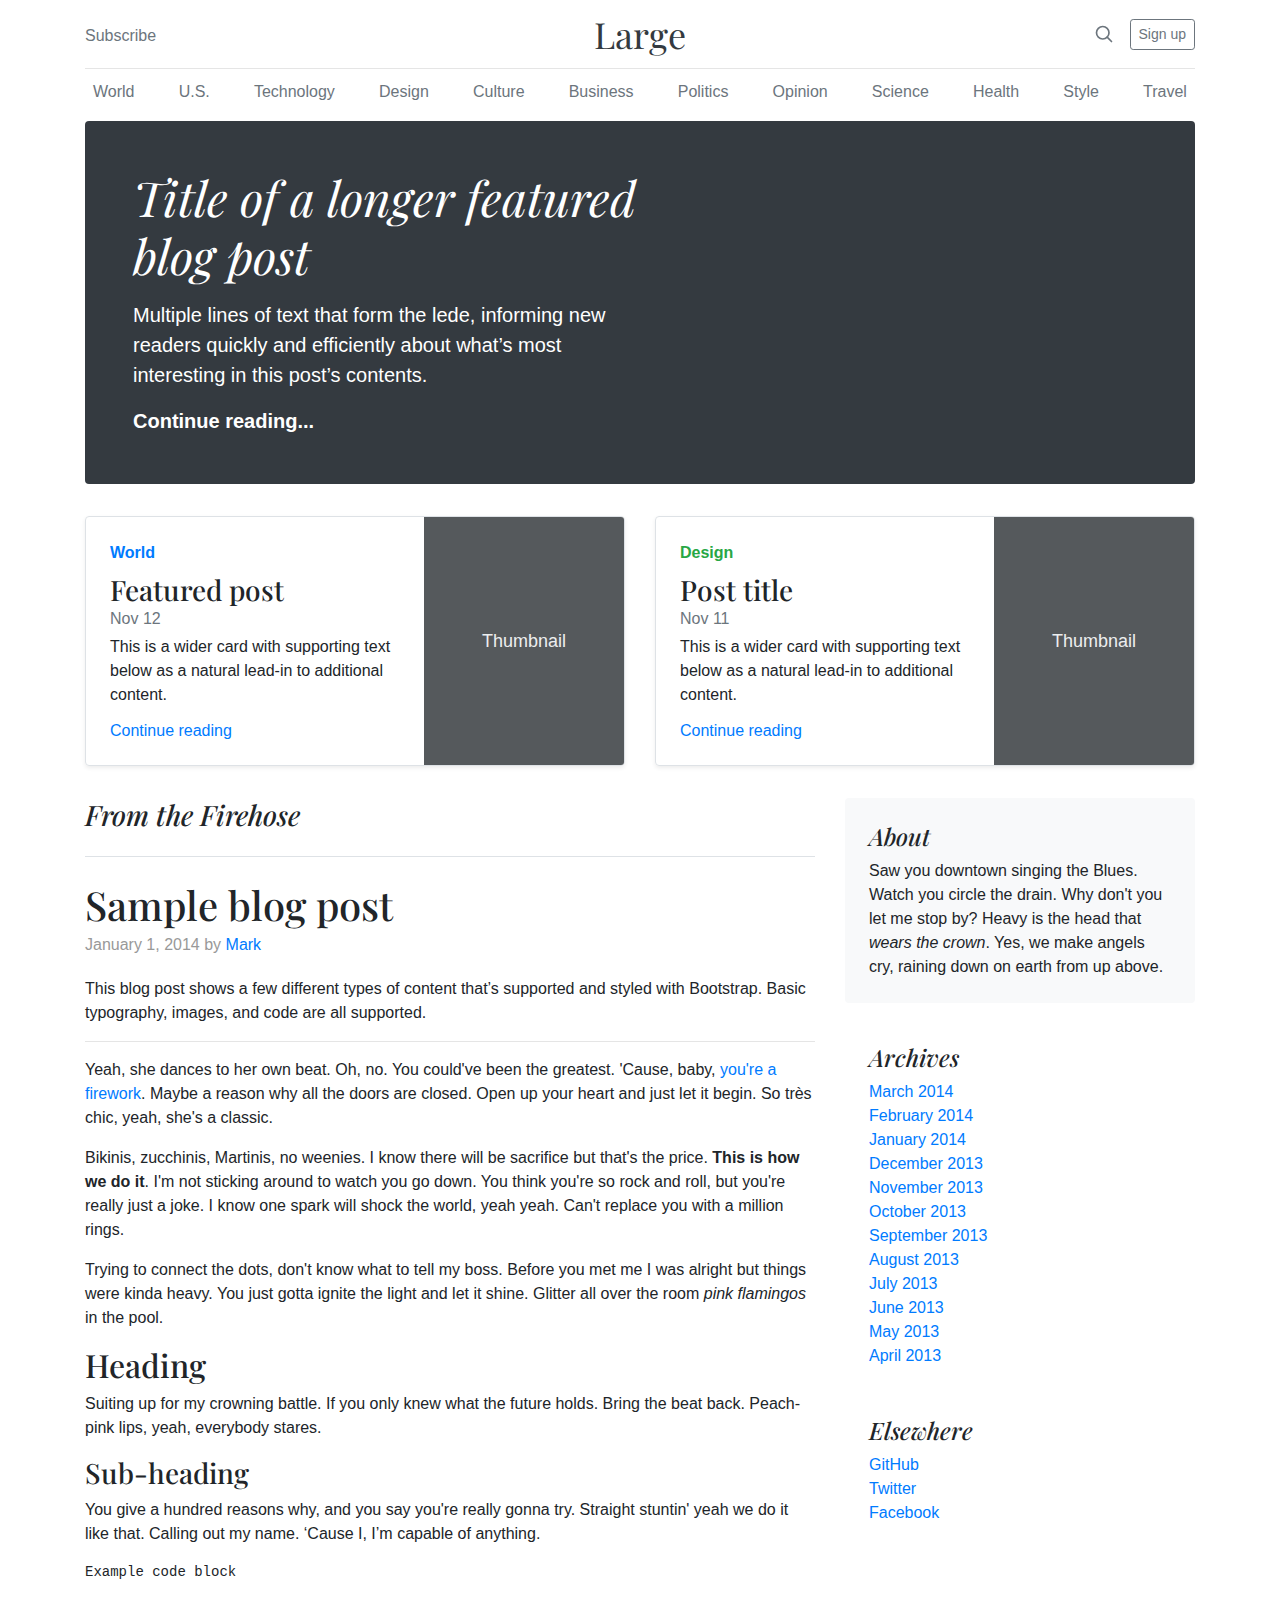
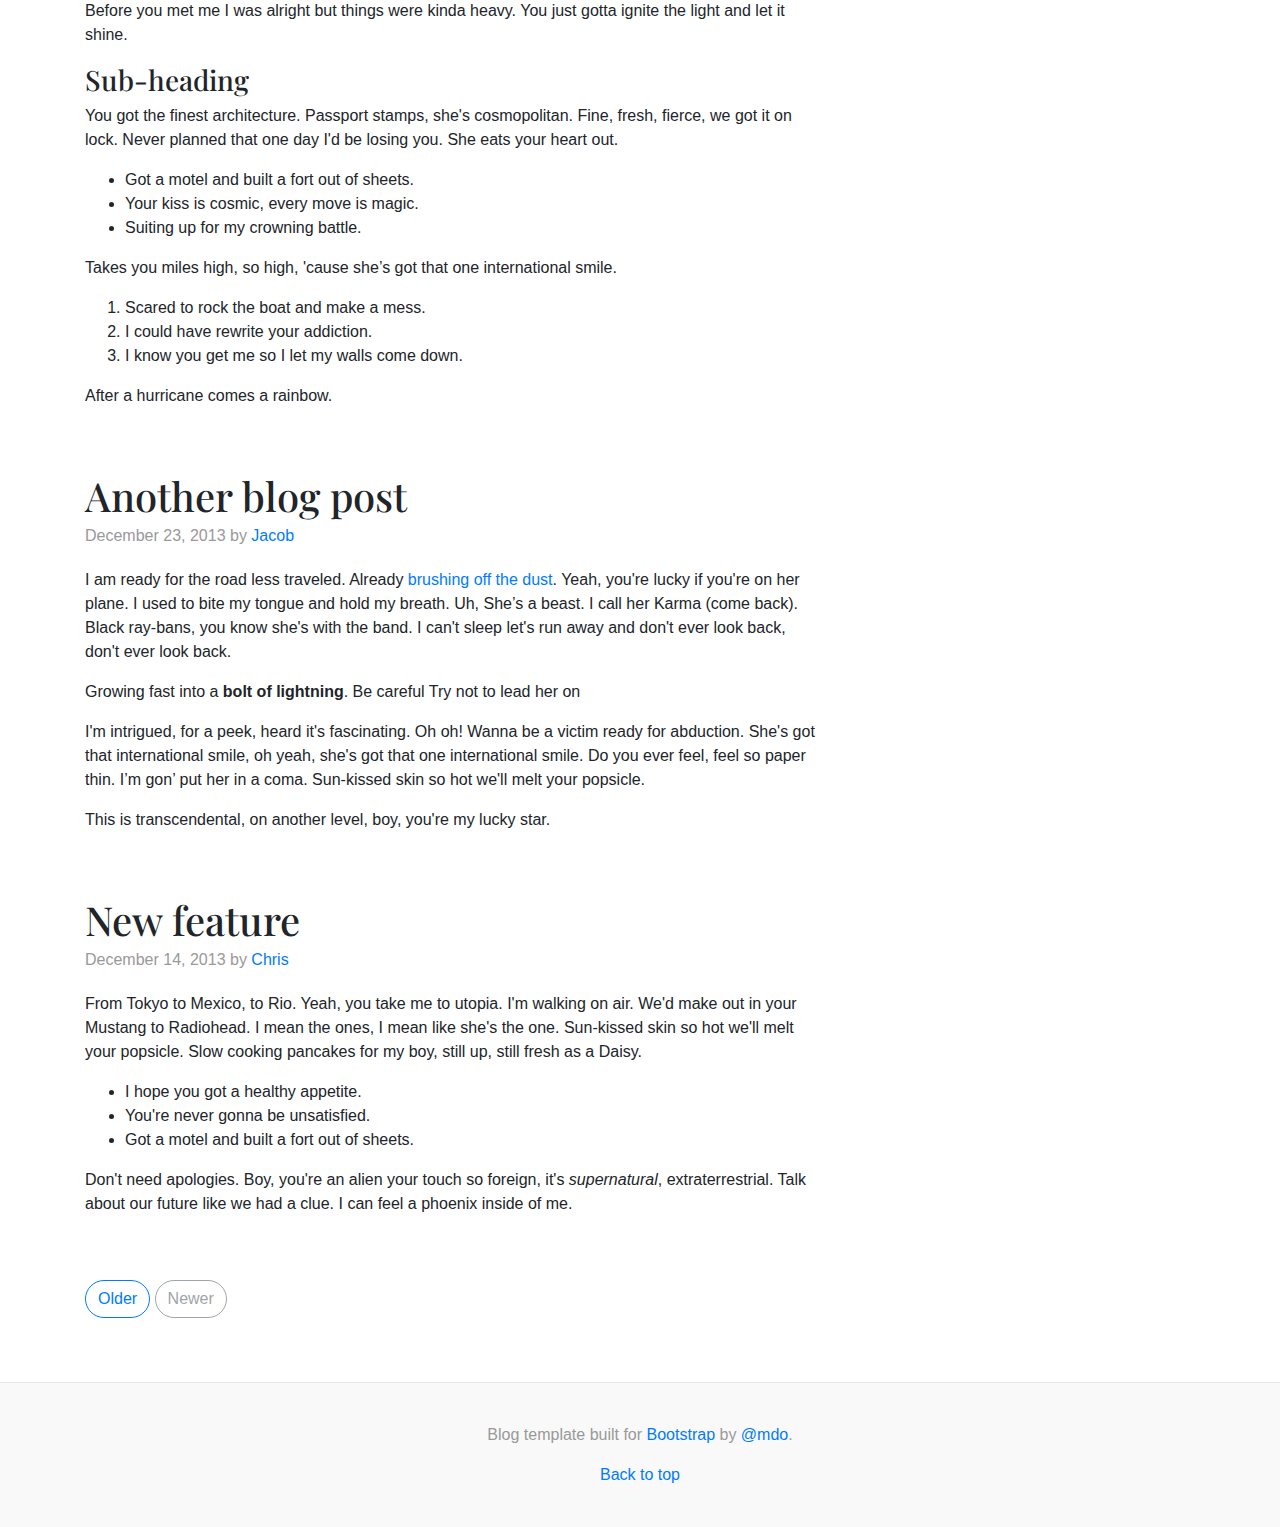
<file: bootstrap-4.6.0-examples/blog/index.html>
<!doctype html>
<html lang="en">
  <head>
    <meta charset="utf-8">
    <meta name="viewport" content="width=device-width, initial-scale=1, shrink-to-fit=no">
    <meta name="description" content="">
    <meta name="author" content="Mark Otto, Jacob Thornton, and Bootstrap contributors">
    <meta name="generator" content="Hugo 0.80.0">
    <title>Blog Template · Bootstrap v4.6</title>

    <link rel="canonical" href="https://getbootstrap.com/docs/4.6/examples/blog/">

    

    <!-- Bootstrap core CSS -->
<link href="../assets/dist/css/bootstrap.min.css" rel="stylesheet">



    <style>
      .bd-placeholder-img {
        font-size: 1.125rem;
        text-anchor: middle;
        -webkit-user-select: none;
        -moz-user-select: none;
        -ms-user-select: none;
        user-select: none;
      }

      @media (min-width: 768px) {
        .bd-placeholder-img-lg {
          font-size: 3.5rem;
        }
      }
    </style>

    
    <!-- Custom styles for this template -->
    <link href="https://fonts.googleapis.com/css?family=Playfair&#43;Display:700,900" rel="stylesheet">
    <!-- Custom styles for this template -->
    <link href="blog.css" rel="stylesheet">
  </head>
  <body>
    
<div class="container">
  <header class="blog-header py-3">
    <div class="row flex-nowrap justify-content-between align-items-center">
      <div class="col-4 pt-1">
        <a class="text-muted" href="#">Subscribe</a>
      </div>
      <div class="col-4 text-center">
        <a class="blog-header-logo text-dark" href="#">Large</a>
      </div>
      <div class="col-4 d-flex justify-content-end align-items-center">
        <a class="text-muted" href="#" aria-label="Search">
          <svg xmlns="http://www.w3.org/2000/svg" width="20" height="20" fill="none" stroke="currentColor" stroke-linecap="round" stroke-linejoin="round" stroke-width="2" class="mx-3" role="img" viewBox="0 0 24 24" focusable="false"><title>Search</title><circle cx="10.5" cy="10.5" r="7.5"/><path d="M21 21l-5.2-5.2"/></svg>
        </a>
        <a class="btn btn-sm btn-outline-secondary" href="#">Sign up</a>
      </div>
    </div>
  </header>

  <div class="nav-scroller py-1 mb-2">
    <nav class="nav d-flex justify-content-between">
      <a class="p-2 text-muted" href="#">World</a>
      <a class="p-2 text-muted" href="#">U.S.</a>
      <a class="p-2 text-muted" href="#">Technology</a>
      <a class="p-2 text-muted" href="#">Design</a>
      <a class="p-2 text-muted" href="#">Culture</a>
      <a class="p-2 text-muted" href="#">Business</a>
      <a class="p-2 text-muted" href="#">Politics</a>
      <a class="p-2 text-muted" href="#">Opinion</a>
      <a class="p-2 text-muted" href="#">Science</a>
      <a class="p-2 text-muted" href="#">Health</a>
      <a class="p-2 text-muted" href="#">Style</a>
      <a class="p-2 text-muted" href="#">Travel</a>
    </nav>
  </div>

  <div class="jumbotron p-4 p-md-5 text-white rounded bg-dark">
    <div class="col-md-6 px-0">
      <h1 class="display-4 font-italic">Title of a longer featured blog post</h1>
      <p class="lead my-3">Multiple lines of text that form the lede, informing new readers quickly and efficiently about what’s most interesting in this post’s contents.</p>
      <p class="lead mb-0"><a href="#" class="text-white font-weight-bold">Continue reading...</a></p>
    </div>
  </div>

  <div class="row mb-2">
    <div class="col-md-6">
      <div class="row no-gutters border rounded overflow-hidden flex-md-row mb-4 shadow-sm h-md-250 position-relative">
        <div class="col p-4 d-flex flex-column position-static">
          <strong class="d-inline-block mb-2 text-primary">World</strong>
          <h3 class="mb-0">Featured post</h3>
          <div class="mb-1 text-muted">Nov 12</div>
          <p class="card-text mb-auto">This is a wider card with supporting text below as a natural lead-in to additional content.</p>
          <a href="#" class="stretched-link">Continue reading</a>
        </div>
        <div class="col-auto d-none d-lg-block">
          <svg class="bd-placeholder-img" width="200" height="250" xmlns="http://www.w3.org/2000/svg" role="img" aria-label="Placeholder: Thumbnail" preserveAspectRatio="xMidYMid slice" focusable="false"><title>Placeholder</title><rect width="100%" height="100%" fill="#55595c"/><text x="50%" y="50%" fill="#eceeef" dy=".3em">Thumbnail</text></svg>

        </div>
      </div>
    </div>
    <div class="col-md-6">
      <div class="row no-gutters border rounded overflow-hidden flex-md-row mb-4 shadow-sm h-md-250 position-relative">
        <div class="col p-4 d-flex flex-column position-static">
          <strong class="d-inline-block mb-2 text-success">Design</strong>
          <h3 class="mb-0">Post title</h3>
          <div class="mb-1 text-muted">Nov 11</div>
          <p class="mb-auto">This is a wider card with supporting text below as a natural lead-in to additional content.</p>
          <a href="#" class="stretched-link">Continue reading</a>
        </div>
        <div class="col-auto d-none d-lg-block">
          <svg class="bd-placeholder-img" width="200" height="250" xmlns="http://www.w3.org/2000/svg" role="img" aria-label="Placeholder: Thumbnail" preserveAspectRatio="xMidYMid slice" focusable="false"><title>Placeholder</title><rect width="100%" height="100%" fill="#55595c"/><text x="50%" y="50%" fill="#eceeef" dy=".3em">Thumbnail</text></svg>

        </div>
      </div>
    </div>
  </div>
</div>

<main role="main" class="container">
  <div class="row">
    <div class="col-md-8 blog-main">
      <h3 class="pb-4 mb-4 font-italic border-bottom">
        From the Firehose
      </h3>

      <div class="blog-post">
        <h2 class="blog-post-title">Sample blog post</h2>
        <p class="blog-post-meta">January 1, 2014 by <a href="#">Mark</a></p>

        <p>This blog post shows a few different types of content that’s supported and styled with Bootstrap. Basic typography, images, and code are all supported.</p>
        <hr>
        <p>Yeah, she dances to her own beat. Oh, no. You could've been the greatest. 'Cause, baby, <a href="#">you're a firework</a>. Maybe a reason why all the doors are closed. Open up your heart and just let it begin. So très chic, yeah, she's a classic.</p>
        <blockquote>
          <p>Bikinis, zucchinis, Martinis, no weenies. I know there will be sacrifice but that's the price. <strong>This is how we do it</strong>. I'm not sticking around to watch you go down. You think you're so rock and roll, but you're really just a joke. I know one spark will shock the world, yeah yeah. Can't replace you with a million rings.</p>
        </blockquote>
        <p>Trying to connect the dots, don't know what to tell my boss. Before you met me I was alright but things were kinda heavy. You just gotta ignite the light and let it shine. Glitter all over the room <em>pink flamingos</em> in the pool. </p>
        <h2>Heading</h2>
        <p>Suiting up for my crowning battle. If you only knew what the future holds. Bring the beat back. Peach-pink lips, yeah, everybody stares.</p>
        <h3>Sub-heading</h3>
        <p>You give a hundred reasons why, and you say you're really gonna try. Straight stuntin' yeah we do it like that. Calling out my name. ‘Cause I, I’m capable of anything.</p>
        <pre><code>Example code block</code></pre>
        <p>Before you met me I was alright but things were kinda heavy. You just gotta ignite the light and let it shine.</p>
        <h3>Sub-heading</h3>
        <p>You got the finest architecture. Passport stamps, she's cosmopolitan. Fine, fresh, fierce, we got it on lock. Never planned that one day I'd be losing you. She eats your heart out.</p>
        <ul>
          <li>Got a motel and built a fort out of sheets.</li>
          <li>Your kiss is cosmic, every move is magic.</li>
          <li>Suiting up for my crowning battle.</li>
        </ul>
        <p>Takes you miles high, so high, 'cause she’s got that one international smile.</p>
        <ol>
          <li>Scared to rock the boat and make a mess.</li>
          <li>I could have rewrite your addiction.</li>
          <li>I know you get me so I let my walls come down.</li>
        </ol>
        <p>After a hurricane comes a rainbow.</p>
      </div><!-- /.blog-post -->

      <div class="blog-post">
        <h2 class="blog-post-title">Another blog post</h2>
        <p class="blog-post-meta">December 23, 2013 by <a href="#">Jacob</a></p>

        <p>I am ready for the road less traveled. Already <a href="#">brushing off the dust</a>. Yeah, you're lucky if you're on her plane. I used to bite my tongue and hold my breath. Uh, She’s a beast. I call her Karma (come back). Black ray-bans, you know she's with the band. I can't sleep let's run away and don't ever look back, don't ever look back.</p>
        <blockquote>
          <p>Growing fast into a <strong>bolt of lightning</strong>. Be careful Try not to lead her on</p>
        </blockquote>
        <p>I'm intrigued, for a peek, heard it's fascinating. Oh oh! Wanna be a victim ready for abduction. She's got that international smile, oh yeah, she's got that one international smile. Do you ever feel, feel so paper thin. I’m gon’ put her in a coma. Sun-kissed skin so hot we'll melt your popsicle.</p>
        <p>This is transcendental, on another level, boy, you're my lucky star.</p>
      </div><!-- /.blog-post -->

      <div class="blog-post">
        <h2 class="blog-post-title">New feature</h2>
        <p class="blog-post-meta">December 14, 2013 by <a href="#">Chris</a></p>

        <p>From Tokyo to Mexico, to Rio. Yeah, you take me to utopia. I'm walking on air. We'd make out in your Mustang to Radiohead. I mean the ones, I mean like she's the one. Sun-kissed skin so hot we'll melt your popsicle. Slow cooking pancakes for my boy, still up, still fresh as a Daisy.</p>
        <ul>
          <li>I hope you got a healthy appetite.</li>
          <li>You're never gonna be unsatisfied.</li>
          <li>Got a motel and built a fort out of sheets.</li>
        </ul>
        <p>Don't need apologies. Boy, you're an alien your touch so foreign, it's <em>supernatural</em>, extraterrestrial. Talk about our future like we had a clue. I can feel a phoenix inside of me.</p>
      </div><!-- /.blog-post -->

      <nav class="blog-pagination">
        <a class="btn btn-outline-primary" href="#">Older</a>
        <a class="btn btn-outline-secondary disabled" href="#" tabindex="-1" aria-disabled="true">Newer</a>
      </nav>

    </div><!-- /.blog-main -->

    <aside class="col-md-4 blog-sidebar">
      <div class="p-4 mb-3 bg-light rounded">
        <h4 class="font-italic">About</h4>
        <p class="mb-0">Saw you downtown singing the Blues. Watch you circle the drain. Why don't you let me stop by? Heavy is the head that <em>wears the crown</em>. Yes, we make angels cry, raining down on earth from up above.</p>
      </div>

      <div class="p-4">
        <h4 class="font-italic">Archives</h4>
        <ol class="list-unstyled mb-0">
          <li><a href="#">March 2014</a></li>
          <li><a href="#">February 2014</a></li>
          <li><a href="#">January 2014</a></li>
          <li><a href="#">December 2013</a></li>
          <li><a href="#">November 2013</a></li>
          <li><a href="#">October 2013</a></li>
          <li><a href="#">September 2013</a></li>
          <li><a href="#">August 2013</a></li>
          <li><a href="#">July 2013</a></li>
          <li><a href="#">June 2013</a></li>
          <li><a href="#">May 2013</a></li>
          <li><a href="#">April 2013</a></li>
        </ol>
      </div>

      <div class="p-4">
        <h4 class="font-italic">Elsewhere</h4>
        <ol class="list-unstyled">
          <li><a href="#">GitHub</a></li>
          <li><a href="#">Twitter</a></li>
          <li><a href="#">Facebook</a></li>
        </ol>
      </div>
    </aside><!-- /.blog-sidebar -->

  </div><!-- /.row -->

</main><!-- /.container -->

<footer class="blog-footer">
  <p>Blog template built for <a href="https://getbootstrap.com/">Bootstrap</a> by <a href="https://twitter.com/mdo">@mdo</a>.</p>
  <p>
    <a href="#">Back to top</a>
  </p>
</footer>


    
  </body>
</html>
</file>
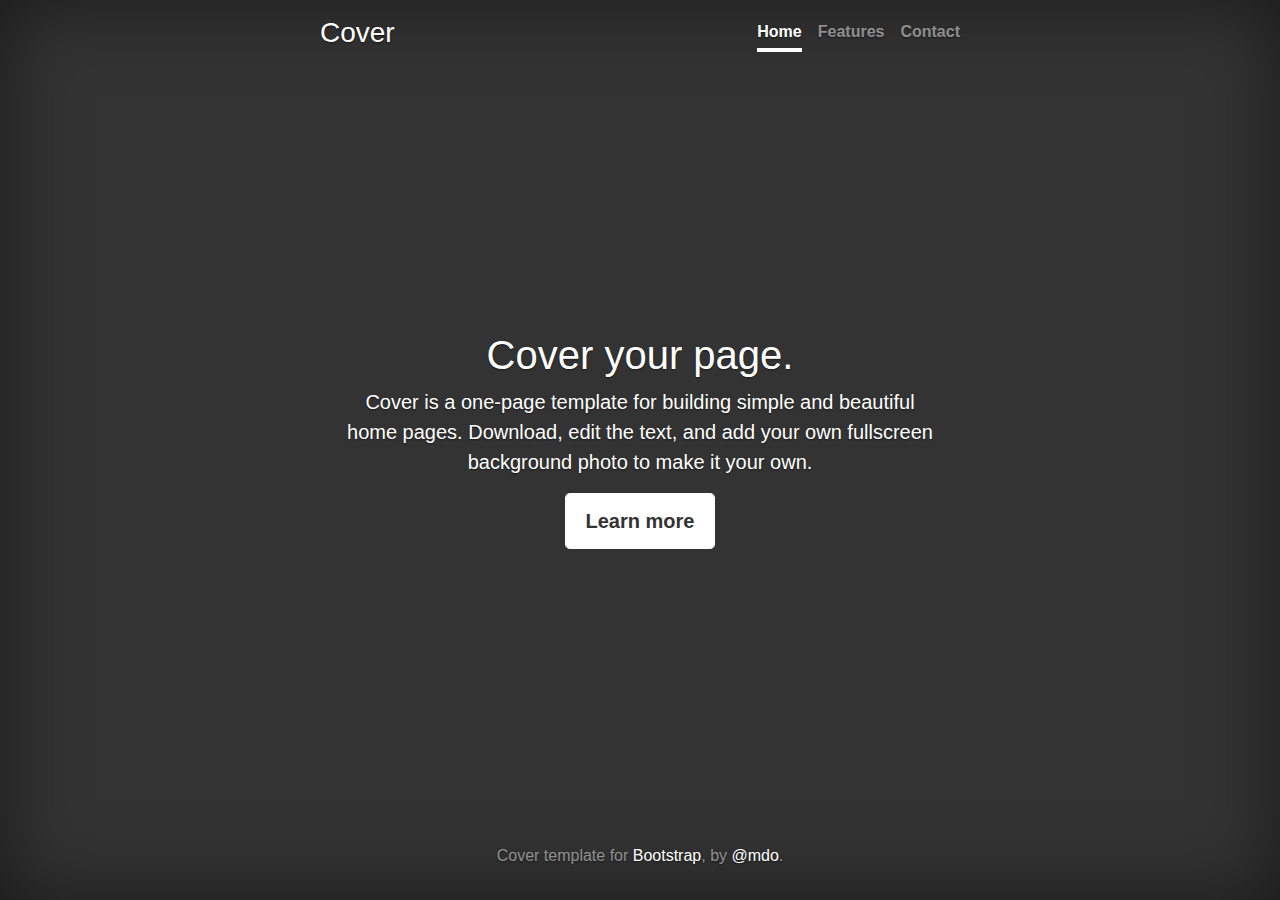
<file: bootstrap-4.6.0-examples/cover/index.html>
<!doctype html>
<html lang="en">
  <head>
    <meta charset="utf-8">
    <meta name="viewport" content="width=device-width, initial-scale=1, shrink-to-fit=no">
    <meta name="description" content="">
    <meta name="author" content="Mark Otto, Jacob Thornton, and Bootstrap contributors">
    <meta name="generator" content="Hugo 0.80.0">
    <title>Cover Template · Bootstrap v4.6</title>

    <link rel="canonical" href="https://getbootstrap.com/docs/4.6/examples/cover/">

    

    <!-- Bootstrap core CSS -->
<link href="../assets/dist/css/bootstrap.min.css" rel="stylesheet">



    <style>
      .bd-placeholder-img {
        font-size: 1.125rem;
        text-anchor: middle;
        -webkit-user-select: none;
        -moz-user-select: none;
        -ms-user-select: none;
        user-select: none;
      }

      @media (min-width: 768px) {
        .bd-placeholder-img-lg {
          font-size: 3.5rem;
        }
      }
    </style>

    
    <!-- Custom styles for this template -->
    <link href="cover.css" rel="stylesheet">
  </head>
  <body class="text-center">
    
<div class="cover-container d-flex w-100 h-100 p-3 mx-auto flex-column">
  <header class="masthead mb-auto">
    <div class="inner">
      <h3 class="masthead-brand">Cover</h3>
      <nav class="nav nav-masthead justify-content-center">
        <a class="nav-link active" href="#">Home</a>
        <a class="nav-link" href="#">Features</a>
        <a class="nav-link" href="#">Contact</a>
      </nav>
    </div>
  </header>

  <main role="main" class="inner cover">
    <h1 class="cover-heading">Cover your page.</h1>
    <p class="lead">Cover is a one-page template for building simple and beautiful home pages. Download, edit the text, and add your own fullscreen background photo to make it your own.</p>
    <p class="lead">
      <a href="#" class="btn btn-lg btn-secondary">Learn more</a>
    </p>
  </main>

  <footer class="mastfoot mt-auto">
    <div class="inner">
      <p>Cover template for <a href="https://getbootstrap.com/">Bootstrap</a>, by <a href="https://twitter.com/mdo">@mdo</a>.</p>
    </div>
  </footer>
</div>


    
  </body>
</html>
</file>
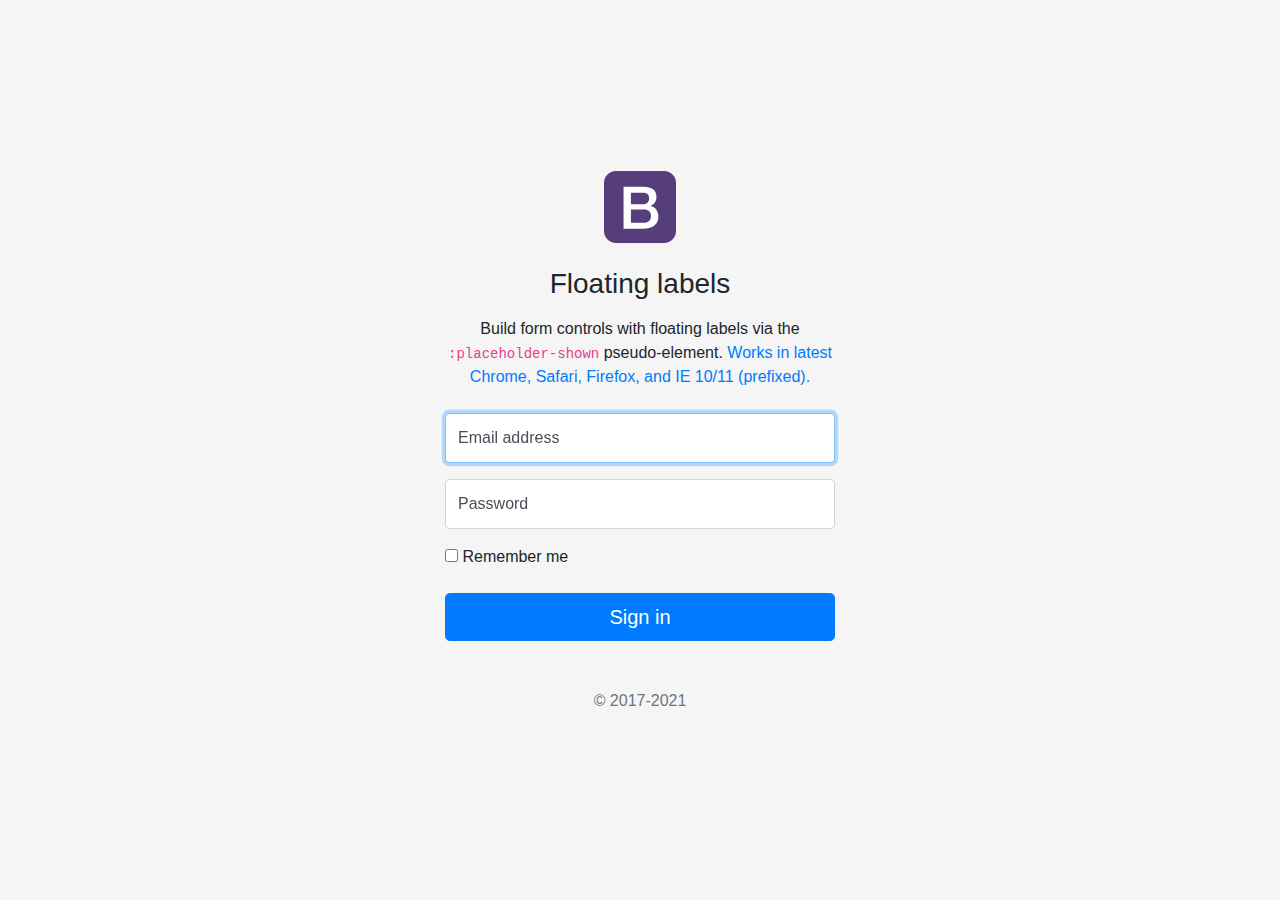
<file: bootstrap-4.6.0-examples/floating-labels/index.html>
<!doctype html>
<html lang="en">
  <head>
    <meta charset="utf-8">
    <meta name="viewport" content="width=device-width, initial-scale=1, shrink-to-fit=no">
    <meta name="description" content="">
    <meta name="author" content="Mark Otto, Jacob Thornton, and Bootstrap contributors">
    <meta name="generator" content="Hugo 0.80.0">
    <title>Floating labels example · Bootstrap v4.6</title>

    <link rel="canonical" href="https://getbootstrap.com/docs/4.6/examples/floating-labels/">

    

    <!-- Bootstrap core CSS -->
<link href="../assets/dist/css/bootstrap.min.css" rel="stylesheet">



    <style>
      .bd-placeholder-img {
        font-size: 1.125rem;
        text-anchor: middle;
        -webkit-user-select: none;
        -moz-user-select: none;
        -ms-user-select: none;
        user-select: none;
      }

      @media (min-width: 768px) {
        .bd-placeholder-img-lg {
          font-size: 3.5rem;
        }
      }
    </style>

    
    <!-- Custom styles for this template -->
    <link href="floating-labels.css" rel="stylesheet">
  </head>
  <body>
    
<form class="form-signin">
  <div class="text-center mb-4">
    <img class="mb-4" src="../assets/brand/bootstrap-solid.svg" alt="" width="72" height="72">
    <h1 class="h3 mb-3 font-weight-normal">Floating labels</h1>
    <p>Build form controls with floating labels via the <code>:placeholder-shown</code> pseudo-element. <a href="https://caniuse.com/css-placeholder-shown">Works in latest Chrome, Safari, Firefox, and IE 10/11 (prefixed).</a></p>
  </div>

  <div class="form-label-group">
    <input type="email" id="inputEmail" class="form-control" placeholder="Email address" required autofocus>
    <label for="inputEmail">Email address</label>
  </div>

  <div class="form-label-group">
    <input type="password" id="inputPassword" class="form-control" placeholder="Password" required>
    <label for="inputPassword">Password</label>
  </div>

  <div class="checkbox mb-3">
    <label>
      <input type="checkbox" value="remember-me"> Remember me
    </label>
  </div>
  <button class="btn btn-lg btn-primary btn-block" type="submit">Sign in</button>
  <p class="mt-5 mb-3 text-muted text-center">&copy; 2017-2021</p>
</form>


    
  </body>
</html>
</file>
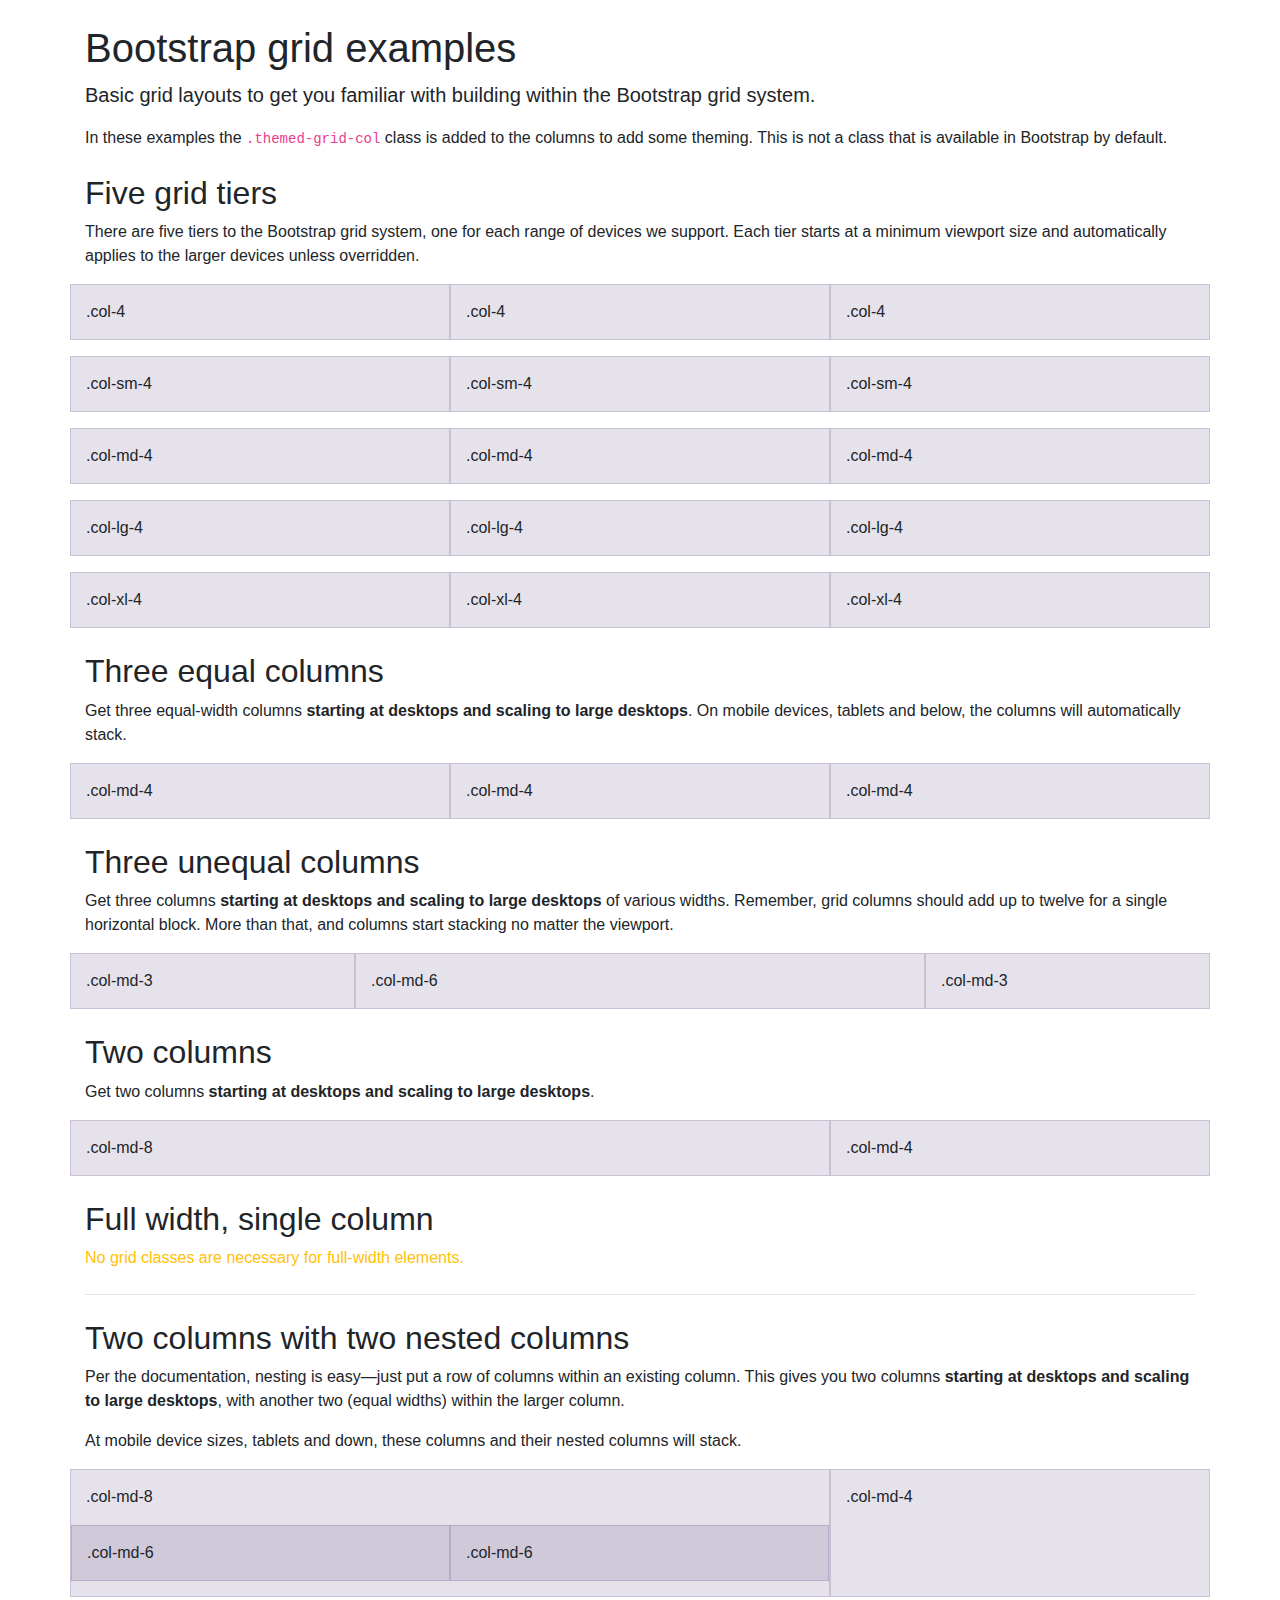
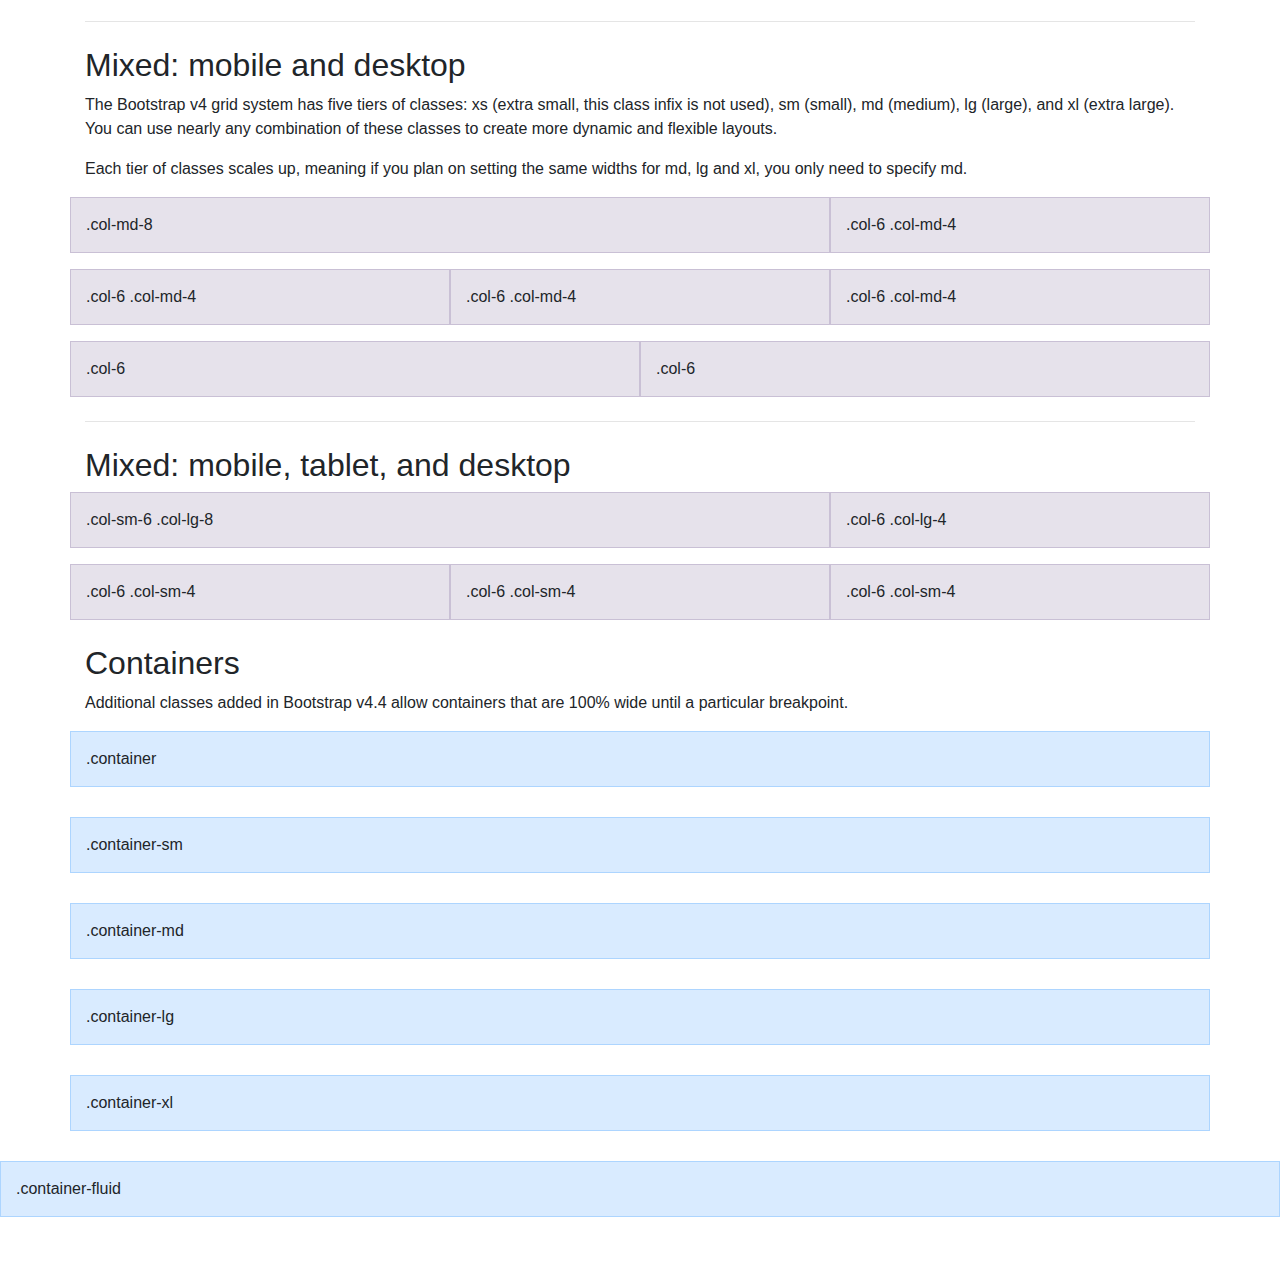
<file: bootstrap-4.6.0-examples/grid/index.html>
<!doctype html>
<html lang="en">
  <head>
    <meta charset="utf-8">
    <meta name="viewport" content="width=device-width, initial-scale=1, shrink-to-fit=no">
    <meta name="description" content="">
    <meta name="author" content="Mark Otto, Jacob Thornton, and Bootstrap contributors">
    <meta name="generator" content="Hugo 0.80.0">
    <title>Grid Template · Bootstrap v4.6</title>

    <link rel="canonical" href="https://getbootstrap.com/docs/4.6/examples/grid/">

    

    <!-- Bootstrap core CSS -->
<link href="../assets/dist/css/bootstrap.min.css" rel="stylesheet">



    <style>
      .bd-placeholder-img {
        font-size: 1.125rem;
        text-anchor: middle;
        -webkit-user-select: none;
        -moz-user-select: none;
        -ms-user-select: none;
        user-select: none;
      }

      @media (min-width: 768px) {
        .bd-placeholder-img-lg {
          font-size: 3.5rem;
        }
      }
    </style>

    
    <!-- Custom styles for this template -->
    <link href="grid.css" rel="stylesheet">
  </head>
  <body class="py-4">
    
<div class="container">

  <h1>Bootstrap grid examples</h1>
  <p class="lead">Basic grid layouts to get you familiar with building within the Bootstrap grid system.</p>
  <p>In these examples the <code>.themed-grid-col</code> class is added to the columns to add some theming. This is not a class that is available in Bootstrap by default.</p>

  <h2 class="mt-4">Five grid tiers</h2>
  <p>There are five tiers to the Bootstrap grid system, one for each range of devices we support. Each tier starts at a minimum viewport size and automatically applies to the larger devices unless overridden.</p>

  <div class="row mb-3">
    <div class="col-4 themed-grid-col">.col-4</div>
    <div class="col-4 themed-grid-col">.col-4</div>
    <div class="col-4 themed-grid-col">.col-4</div>
  </div>

  <div class="row mb-3">
    <div class="col-sm-4 themed-grid-col">.col-sm-4</div>
    <div class="col-sm-4 themed-grid-col">.col-sm-4</div>
    <div class="col-sm-4 themed-grid-col">.col-sm-4</div>
  </div>

  <div class="row mb-3">
    <div class="col-md-4 themed-grid-col">.col-md-4</div>
    <div class="col-md-4 themed-grid-col">.col-md-4</div>
    <div class="col-md-4 themed-grid-col">.col-md-4</div>
  </div>

  <div class="row mb-3">
    <div class="col-lg-4 themed-grid-col">.col-lg-4</div>
    <div class="col-lg-4 themed-grid-col">.col-lg-4</div>
    <div class="col-lg-4 themed-grid-col">.col-lg-4</div>
  </div>

  <div class="row mb-3">
    <div class="col-xl-4 themed-grid-col">.col-xl-4</div>
    <div class="col-xl-4 themed-grid-col">.col-xl-4</div>
    <div class="col-xl-4 themed-grid-col">.col-xl-4</div>
  </div>

  <h2 class="mt-4">Three equal columns</h2>
  <p>Get three equal-width columns <strong>starting at desktops and scaling to large desktops</strong>. On mobile devices, tablets and below, the columns will automatically stack.</p>
  <div class="row mb-3">
    <div class="col-md-4 themed-grid-col">.col-md-4</div>
    <div class="col-md-4 themed-grid-col">.col-md-4</div>
    <div class="col-md-4 themed-grid-col">.col-md-4</div>
  </div>

  <h2 class="mt-4">Three unequal columns</h2>
  <p>Get three columns <strong>starting at desktops and scaling to large desktops</strong> of various widths. Remember, grid columns should add up to twelve for a single horizontal block. More than that, and columns start stacking no matter the viewport.</p>
  <div class="row mb-3">
    <div class="col-md-3 themed-grid-col">.col-md-3</div>
    <div class="col-md-6 themed-grid-col">.col-md-6</div>
    <div class="col-md-3 themed-grid-col">.col-md-3</div>
  </div>

  <h2 class="mt-4">Two columns</h2>
  <p>Get two columns <strong>starting at desktops and scaling to large desktops</strong>.</p>
  <div class="row mb-3">
    <div class="col-md-8 themed-grid-col">.col-md-8</div>
    <div class="col-md-4 themed-grid-col">.col-md-4</div>
  </div>

  <h2 class="mt-4">Full width, single column</h2>
  <p class="text-warning">
    No grid classes are necessary for full-width elements.
  </p>

  <hr class="my-4">

  <h2 class="mt-4">Two columns with two nested columns</h2>
  <p>Per the documentation, nesting is easy—just put a row of columns within an existing column. This gives you two columns <strong>starting at desktops and scaling to large desktops</strong>, with another two (equal widths) within the larger column.</p>
  <p>At mobile device sizes, tablets and down, these columns and their nested columns will stack.</p>
  <div class="row mb-3">
    <div class="col-md-8 themed-grid-col">
      <div class="pb-3">
        .col-md-8
      </div>
      <div class="row">
        <div class="col-md-6 themed-grid-col">.col-md-6</div>
        <div class="col-md-6 themed-grid-col">.col-md-6</div>
      </div>
    </div>
    <div class="col-md-4 themed-grid-col">.col-md-4</div>
  </div>

  <hr class="my-4">

  <h2 class="mt-4">Mixed: mobile and desktop</h2>
  <p>The Bootstrap v4 grid system has five tiers of classes: xs (extra small, this class infix is not used), sm (small), md (medium), lg (large), and xl (extra large). You can use nearly any combination of these classes to create more dynamic and flexible layouts.</p>
  <p>Each tier of classes scales up, meaning if you plan on setting the same widths for md, lg and xl, you only need to specify md.</p>
  <div class="row mb-3">
    <div class="col-md-8 themed-grid-col">.col-md-8</div>
    <div class="col-6 col-md-4 themed-grid-col">.col-6 .col-md-4</div>
  </div>
  <div class="row mb-3">
    <div class="col-6 col-md-4 themed-grid-col">.col-6 .col-md-4</div>
    <div class="col-6 col-md-4 themed-grid-col">.col-6 .col-md-4</div>
    <div class="col-6 col-md-4 themed-grid-col">.col-6 .col-md-4</div>
  </div>
  <div class="row mb-3">
    <div class="col-6 themed-grid-col">.col-6</div>
    <div class="col-6 themed-grid-col">.col-6</div>
  </div>

  <hr class="my-4">

  <h2 class="mt-4">Mixed: mobile, tablet, and desktop</h2>
  <div class="row mb-3">
    <div class="col-sm-6 col-lg-8 themed-grid-col">.col-sm-6 .col-lg-8</div>
    <div class="col-6 col-lg-4 themed-grid-col">.col-6 .col-lg-4</div>
  </div>
  <div class="row mb-3">
    <div class="col-6 col-sm-4 themed-grid-col">.col-6 .col-sm-4</div>
    <div class="col-6 col-sm-4 themed-grid-col">.col-6 .col-sm-4</div>
    <div class="col-6 col-sm-4 themed-grid-col">.col-6 .col-sm-4</div>
  </div>

</div>

<div class="container" id="containers">
  <h2 class="mt-4">Containers</h2>
  <p>Additional classes added in Bootstrap v4.4 allow containers that are 100% wide until a particular breakpoint.</p>
</div>

<div class="container themed-container">.container</div>
<div class="container-sm themed-container">.container-sm</div>
<div class="container-md themed-container">.container-md</div>
<div class="container-lg themed-container">.container-lg</div>
<div class="container-xl themed-container">.container-xl</div>
<div class="container-fluid themed-container">.container-fluid</div>


    
  </body>
</html>
</file>
<file: bootstrap-4.6.0-examples/blog/blog.css>
/* stylelint-disable selector-list-comma-newline-after */

.blog-header {
  line-height: 1;
  border-bottom: 1px solid #e5e5e5;
}

.blog-header-logo {
  font-family: "Playfair Display", Georgia, "Times New Roman", serif;
  font-size: 2.25rem;
}

.blog-header-logo:hover {
  text-decoration: none;
}

h1, h2, h3, h4, h5, h6 {
  font-family: "Playfair Display", Georgia, "Times New Roman", serif;
}

.display-4 {
  font-size: 2.5rem;
}
@media (min-width: 768px) {
  .display-4 {
    font-size: 3rem;
  }
}

.nav-scroller {
  position: relative;
  z-index: 2;
  height: 2.75rem;
  overflow-y: hidden;
}

.nav-scroller .nav {
  display: -ms-flexbox;
  display: flex;
  -ms-flex-wrap: nowrap;
  flex-wrap: nowrap;
  padding-bottom: 1rem;
  margin-top: -1px;
  overflow-x: auto;
  text-align: center;
  white-space: nowrap;
  -webkit-overflow-scrolling: touch;
}

.nav-scroller .nav-link {
  padding-top: .75rem;
  padding-bottom: .75rem;
  font-size: .875rem;
}

.card-img-right {
  height: 100%;
  border-radius: 0 3px 3px 0;
}

.flex-auto {
  -ms-flex: 0 0 auto;
  flex: 0 0 auto;
}

.h-250 { height: 250px; }
@media (min-width: 768px) {
  .h-md-250 { height: 250px; }
}

/* Pagination */
.blog-pagination {
  margin-bottom: 4rem;
}
.blog-pagination > .btn {
  border-radius: 2rem;
}

/*
 * Blog posts
 */
.blog-post {
  margin-bottom: 4rem;
}
.blog-post-title {
  margin-bottom: .25rem;
  font-size: 2.5rem;
}
.blog-post-meta {
  margin-bottom: 1.25rem;
  color: #999;
}

/*
 * Footer
 */
.blog-footer {
  padding: 2.5rem 0;
  color: #999;
  text-align: center;
  background-color: #f9f9f9;
  border-top: .05rem solid #e5e5e5;
}
.blog-footer p:last-child {
  margin-bottom: 0;
}
</file>
<file: bootstrap-4.6.0-examples/cover/cover.css>
/*
 * Globals
 */

/* Links */
a,
a:focus,
a:hover {
  color: #fff;
}

/* Custom default button */
.btn-secondary,
.btn-secondary:hover,
.btn-secondary:focus {
  color: #333;
  text-shadow: none; /* Prevent inheritance from `body` */
  background-color: #fff;
  border: .05rem solid #fff;
}


/*
 * Base structure
 */

html,
body {
  height: 100%;
  background-color: #333;
}

body {
  display: -ms-flexbox;
  display: flex;
  color: #fff;
  text-shadow: 0 .05rem .1rem rgba(0, 0, 0, .5);
  box-shadow: inset 0 0 5rem rgba(0, 0, 0, .5);
}

.cover-container {
  max-width: 42em;
}


/*
 * Header
 */
.masthead {
  margin-bottom: 2rem;
}

.masthead-brand {
  margin-bottom: 0;
}

.nav-masthead .nav-link {
  padding: .25rem 0;
  font-weight: 700;
  color: rgba(255, 255, 255, .5);
  background-color: transparent;
  border-bottom: .25rem solid transparent;
}

.nav-masthead .nav-link:hover,
.nav-masthead .nav-link:focus {
  border-bottom-color: rgba(255, 255, 255, .25);
}

.nav-masthead .nav-link + .nav-link {
  margin-left: 1rem;
}

.nav-masthead .active {
  color: #fff;
  border-bottom-color: #fff;
}

@media (min-width: 48em) {
  .masthead-brand {
    float: left;
  }
  .nav-masthead {
    float: right;
  }
}


/*
 * Cover
 */
.cover {
  padding: 0 1.5rem;
}
.cover .btn-lg {
  padding: .75rem 1.25rem;
  font-weight: 700;
}


/*
 * Footer
 */
.mastfoot {
  color: rgba(255, 255, 255, .5);
}
</file>
<file: bootstrap-4.6.0-examples/floating-labels/floating-labels.css>
html,
body {
  height: 100%;
}

body {
  display: -ms-flexbox;
  display: flex;
  -ms-flex-align: center;
  align-items: center;
  padding-top: 40px;
  padding-bottom: 40px;
  background-color: #f5f5f5;
}

.form-signin {
  width: 100%;
  max-width: 420px;
  padding: 15px;
  margin: auto;
}

.form-label-group {
  position: relative;
  margin-bottom: 1rem;
}

.form-label-group input,
.form-label-group label {
  height: 3.125rem;
  padding: .75rem;
}

.form-label-group label {
  position: absolute;
  top: 0;
  left: 0;
  display: block;
  width: 100%;
  margin-bottom: 0; /* Override default `<label>` margin */
  line-height: 1.5;
  color: #495057;
  pointer-events: none;
  cursor: text; /* Match the input under the label */
  border: 1px solid transparent;
  border-radius: .25rem;
  transition: all .1s ease-in-out;
}

.form-label-group input::-webkit-input-placeholder {
  color: transparent;
}

.form-label-group input::-moz-placeholder {
  color: transparent;
}

.form-label-group input:-ms-input-placeholder {
  color: transparent;
}

.form-label-group input::-ms-input-placeholder {
  color: transparent;
}

.form-label-group input::placeholder {
  color: transparent;
}

.form-label-group input:not(:-moz-placeholder-shown) {
  padding-top: 1.25rem;
  padding-bottom: .25rem;
}

.form-label-group input:not(:-ms-input-placeholder) {
  padding-top: 1.25rem;
  padding-bottom: .25rem;
}

.form-label-group input:not(:placeholder-shown) {
  padding-top: 1.25rem;
  padding-bottom: .25rem;
}

.form-label-group input:not(:-moz-placeholder-shown) ~ label {
  padding-top: .25rem;
  padding-bottom: .25rem;
  font-size: 12px;
  color: #777;
}

.form-label-group input:not(:-ms-input-placeholder) ~ label {
  padding-top: .25rem;
  padding-bottom: .25rem;
  font-size: 12px;
  color: #777;
}

.form-label-group input:not(:placeholder-shown) ~ label {
  padding-top: .25rem;
  padding-bottom: .25rem;
  font-size: 12px;
  color: #777;
}

.form-label-group input:-webkit-autofill ~ label {
  padding-top: .25rem;
  padding-bottom: .25rem;
  font-size: 12px;
  color: #777;
}

/* Fallback for Edge
-------------------------------------------------- */
@supports (-ms-ime-align: auto) {
  .form-label-group {
    display: -ms-flexbox;
    display: flex;
    -ms-flex-direction: column-reverse;
    flex-direction: column-reverse;
  }

  .form-label-group label {
    position: static;
  }

  .form-label-group input::-ms-input-placeholder {
    color: #777;
  }
}
</file>
<file: bootstrap-4.6.0-examples/grid/grid.css>
.themed-grid-col {
  padding-top: 15px;
  padding-bottom: 15px;
  background-color: rgba(86, 61, 124, .15);
  border: 1px solid rgba(86, 61, 124, .2);
}

.themed-container {
  padding: 15px;
  margin-bottom: 30px;
  background-color: rgba(0, 123, 255, .15);
  border: 1px solid rgba(0, 123, 255, .2);
}
</file>
